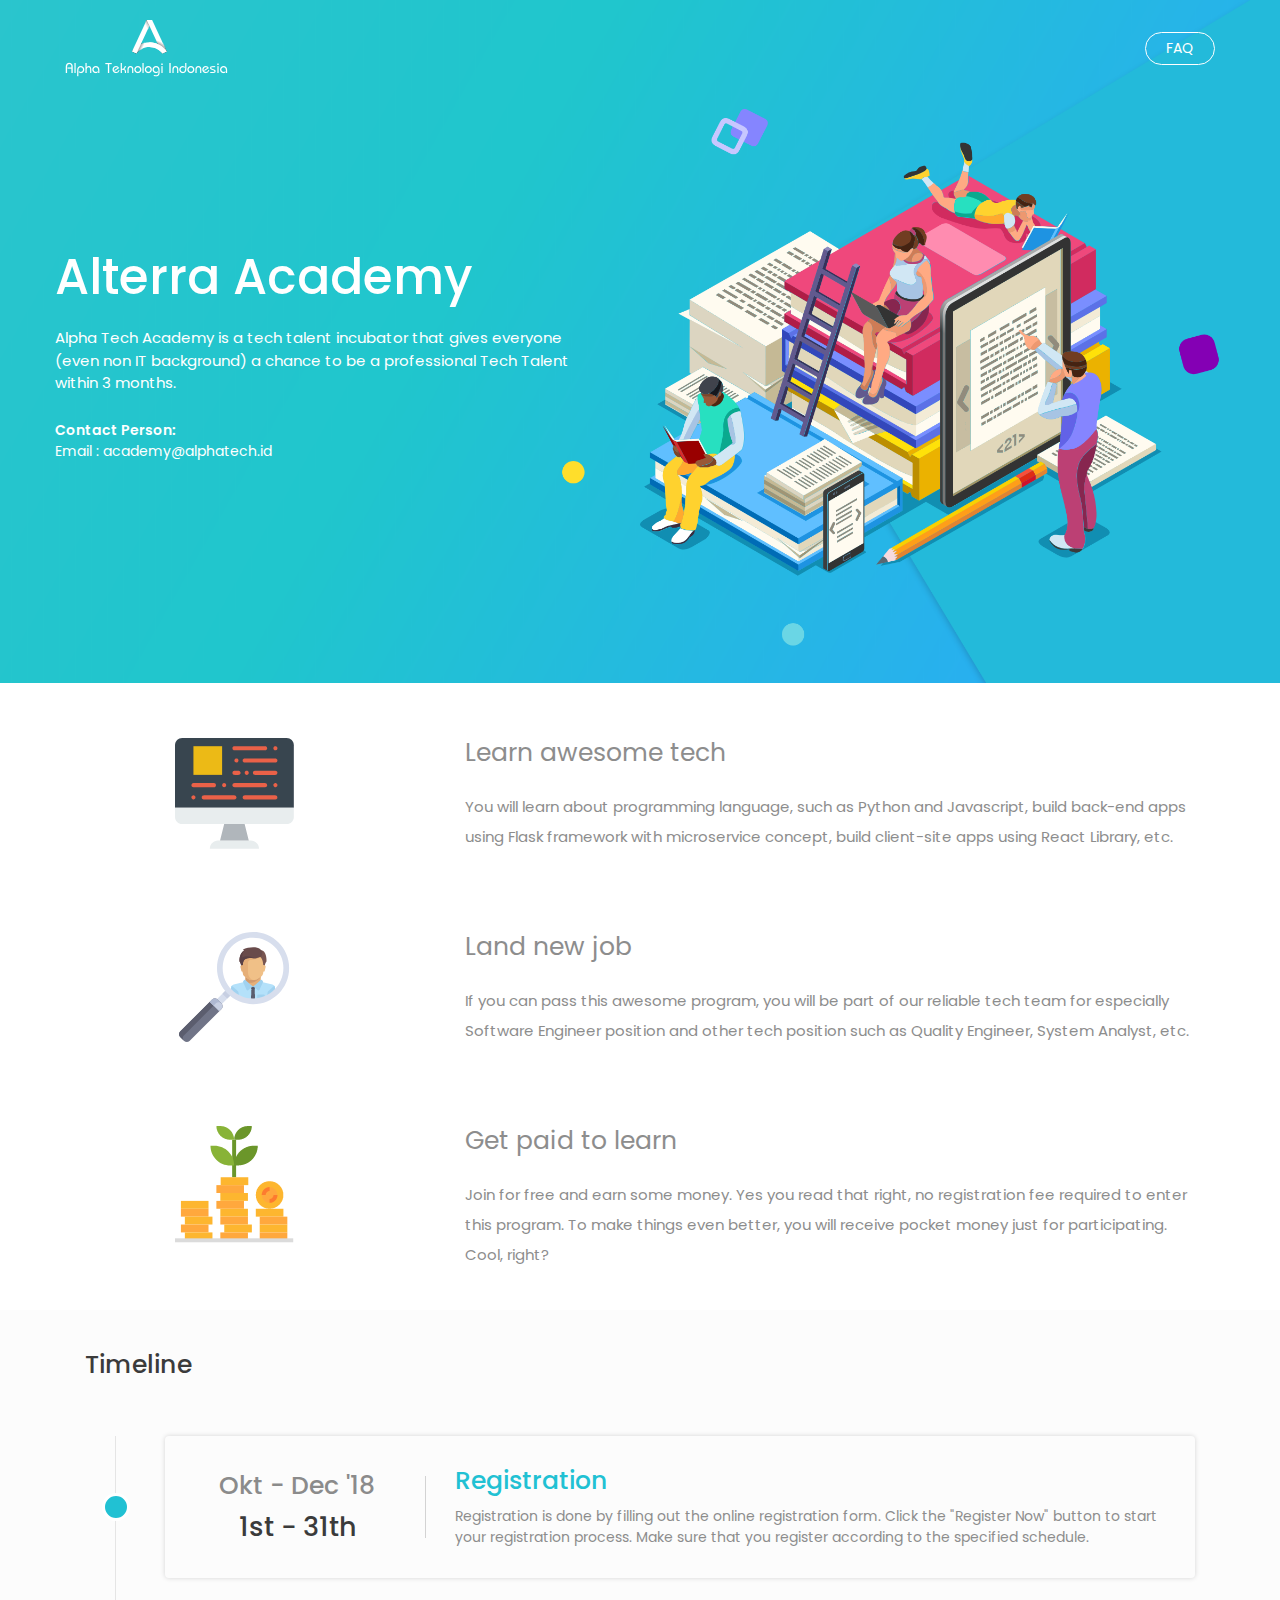
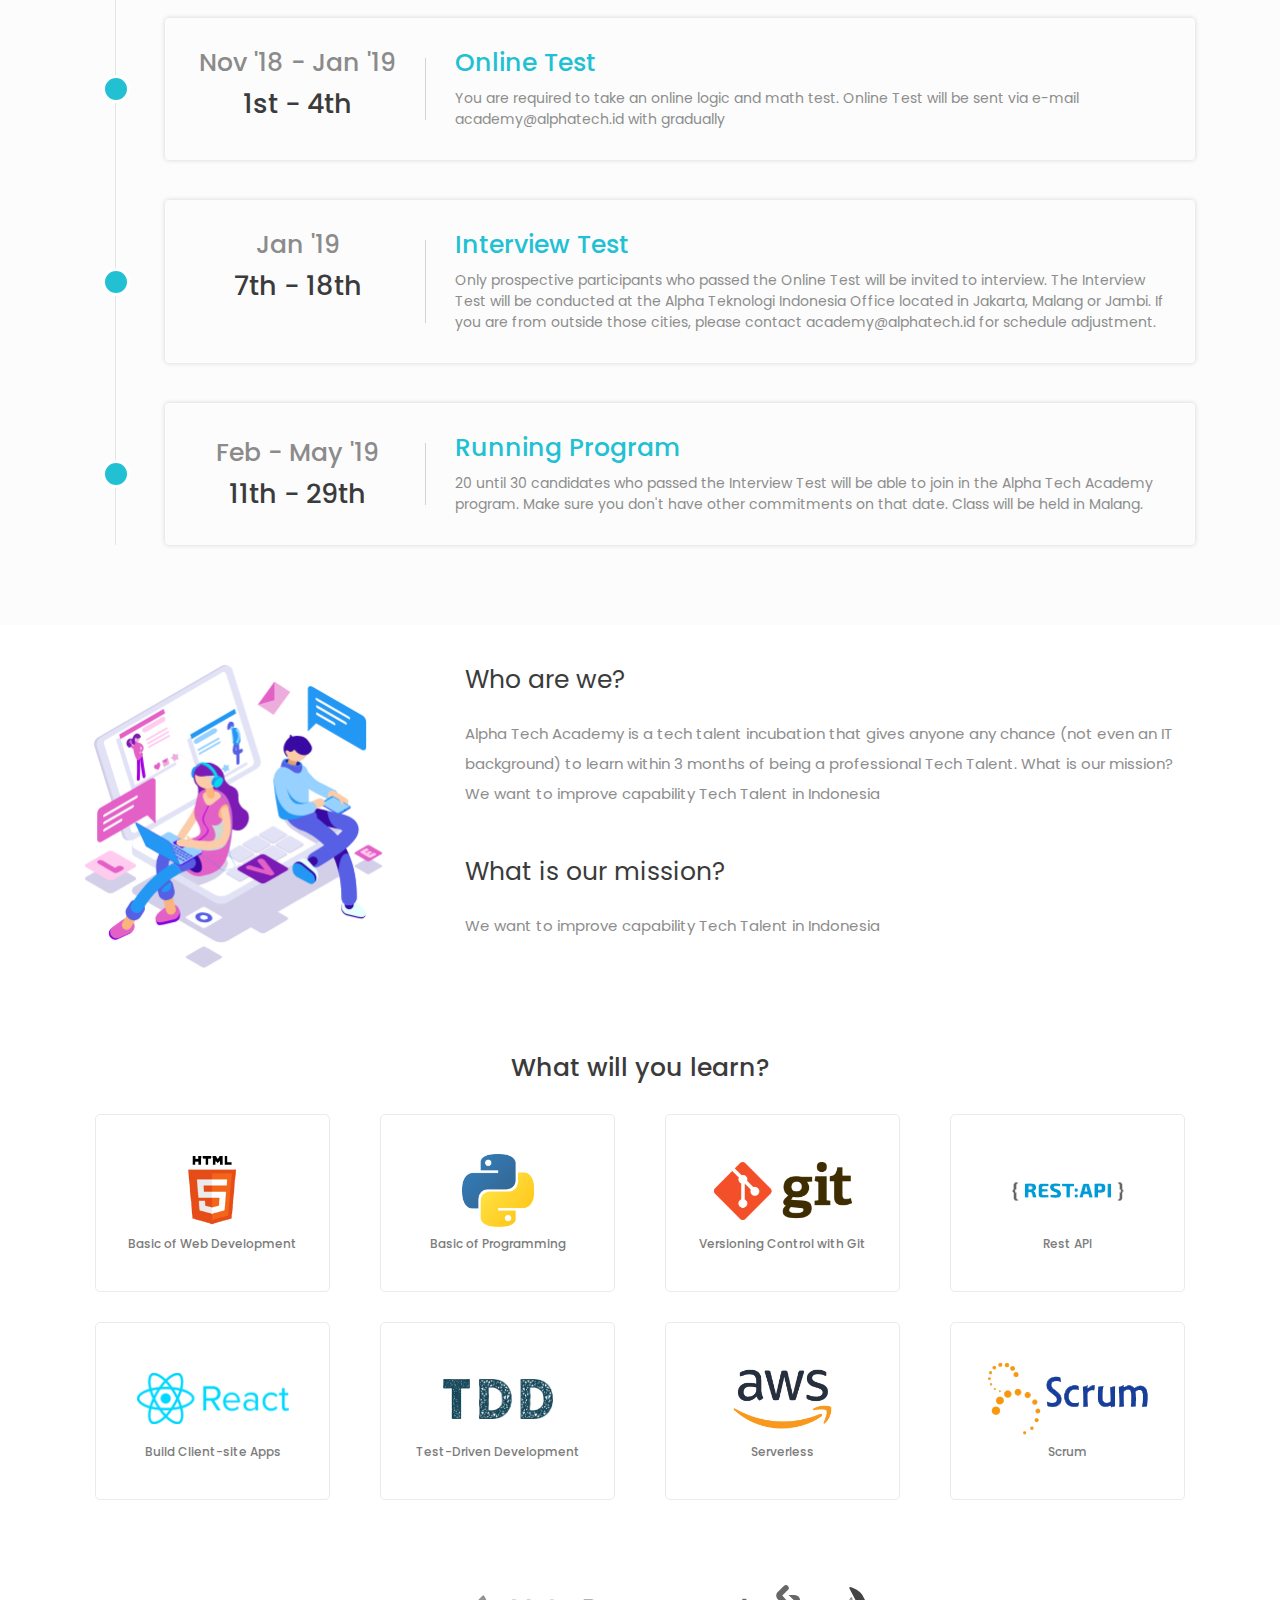
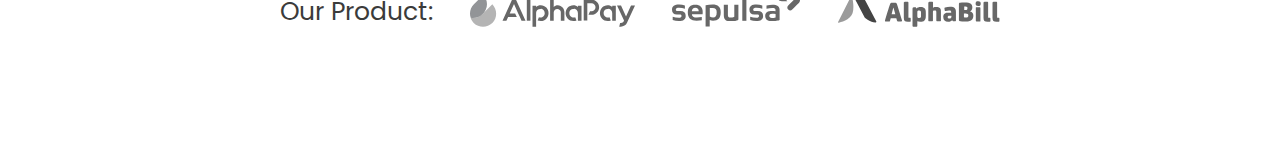
<file: index.html>
<!DOCTYPE html>
<html lang="en">
    <head>
        <meta charset="utf-8">
        <meta http-equiv="X-UA-Compatible" content="IE=edge">
        <meta name="viewport" content="width=device-width, initial-scale=1">
        <meta name="description" content="">
        <meta name="author" content="winda@sepulsa.com">
        <link rel="icon" href="favicon.ico">

        <title>Alterra Academy</title>

        <meta name="viewport" content="width=device-width, initial-scale=1">

        <!-- -begin- Bootstrap core CSS -->
        <link rel="stylesheet" type="text/css" media="screen" href="assets/css/bootstrap.min.css" />
        <!-- -end- Bootstrap core CSS -->
        <link rel="stylesheet" type="text/css" href="assets/css/main.css" />

    </head>
    <body>
        <div id="app">
            <div class="app-container">
                <div class="page-homepage">
                    <!-- HEADER -->
                    <header>
                        <div class="navbar navbar-default">
                            <div class="container-fluid">
                                <div class="top-navbar">
                                    <div class="row">
                                        <div class="col-md-3 col-sm-4 col-12">
                                            <a href="#" class="alpha-logo ">
                                                <img src="assets/img/alpha_logo.png" alt="img-logo">
                                            </a>
                                        </div>
                                        <div class="col-md-9 col-sm-8 col-12">
                                            <div class="nav-faq">
                                                <a href="alpha_faq.html" class="alpha-faq-link">FAQ</a>
                                            </div>
                                        </div>
                                    </div>
                                </div>
                            </div>
                        </div>
                        <div class="header-flex d-flex align-items-center">
                            <div class="container-fluid">
                                <div class="header-title">
                                    <h1>Alterra Academy</h1>
                                    <p>Alpha Tech Academy is a tech talent incubator that gives everyone (even non IT background) a chance to be a professional Tech Talent within 3 months.</p>
                                    
                                    <!-- <a href="https://docs.google.com/forms/d/e/1FAIpQLSecO9MQpAGRwusstQQWMY3RIIZZcUaIZjIJfrdo-T57xP8Dqg/alreadyresponded" target="_blank" class="btn-register">REGISTER NOW</a> -->
                                    
                                    <div class="header-cp">
                                        <p><b>Contact Person:</b></p>
                                        <p>Email :
                                            <a href="mailto:academy@alphatech.id" class="link-mail">academy@alphatech.id</a>
                                        </p>
                                    </div>
                                </div>
                            </div>
                        </div>
                    </header>
                    <!-- END HEADER -->
                    <!-- CONTAINER -->
                    <div class="wrapper">
                        <div class="section-event">
                            <div class="container">
                                <div class="section-row">
                                    <div class="row">
                                        <div class="col-md-4 col-sm-6 col-12">
                                            <div class="img-event">
                                                <img src="assets/img/benefit.png" alt="get benefit">
                                            </div>
                                        </div>
                                        <div class="col-md-8 col-sm-6 col-12">
                                            <h5 class="title-light">Learn awesome tech</h5>
                                            <p class="deskrip-15">You will learn about programming language, such as Python and Javascript, build back-end apps using Flask framework with microservice concept, build  client-site apps using React Library, etc.</p>
                                        </div>
                                    </div>
                                </div>
                                <div class="section-row">
                                    <div class="row">
                                        <div class="col-md-4 col-sm-6 col-12">
                                            <div class="img-event">
                                                <img src="assets/img/search_job.png" alt="get job">
                                            </div>
                                        </div>
                                        <div class="col-md-8 col-sm-6 col-12">
                                            <h5 class="title-light">Land new job</h5>
                                            <p class="deskrip-15">If you can pass this awesome program, you will be part of our reliable tech team for especially Software Engineer position and other tech position such as Quality Engineer, System Analyst, etc.</p>
                                        </div>
                                    </div>
                                </div>
                                <div class="section-row">
                                    <div class="row">
                                        <div class="col-md-4 col-sm-6 col-12">
                                            <div class="img-event">
                                                <img src="assets/img/get_paid.png" alt="get paid">
                                            </div>
                                        </div>
                                        <div class="col-md-8 col-sm-6 col-12">
                                            <h5 class="title-light">Get paid to learn</h5>
                                            <p class="deskrip-15">Join for free and earn some money. Yes you read that right, no registration fee required to enter this program. To make things even better, you will receive pocket money just for participating. Cool, right?</p>
                                        </div>
                                    </div>
                                </div>
                            </div>
                            <div class="section-bg">
                                <div class="container">
                                    <h5 class="title-section">Timeline</h5>
                                    <div class="benefit-wrapper">
                                        <div class="benefit-list">
                                            <span class="bl-dot"></span>
                                            <div class="benefit-content">
                                                <div class="row">
                                                    <div class="col-md-3 col-sm-4 col-12 my-auto">
                                                        <div class="date-benefit text-center">
                                                            <h5>Okt - Dec '18</h5>
                                                            <h4>1st - 31th</h4>
                                                        </div>
                                                    </div>
                                                    <div class="col-md-9 col-sm-8 col-12">
                                                        <div class="deskrip-date-benefit">
                                                            <h5>Registration</h5>
                                                            <p>Registration is done by filling out the online registration form. Click the "Register Now" button to start your
                                                                registration process. Make sure that you register according to the specified schedule.</p>
                                                        </div>
                                                    </div>
                                                </div>
                                            </div>
                                        </div>

                                        <div class="benefit-list">
                                            <span class="bl-dot"></span>
                                            <div class="benefit-content">
                                                <div class="row">
                                                    <div class="col-md-3 col-sm-4 col-12">
                                                        <div class="date-benefit text-center">
                                                            <h5>Nov '18 - Jan '19</h5>
                                                            <h4>1st - 4th</h4>
                                                        </div>
                                                    </div>
                                                    <div class="col-md-9 col-sm-8 col-12">
                                                        <div class="deskrip-date-benefit">
                                                            <h5>Online Test</h5>
                                                            <p>You are required to take an online logic and math test. Online Test will be sent via e-mail academy@alphatech.id with gradually
                                                            </p>
                                                        </div>
                                                    </div>
                                                </div>
                                            </div>
                                        </div>

                                        <div class="benefit-list">
                                            <span class="bl-dot"></span>
                                            <div class="benefit-content">
                                                <div class="row">
                                                    <div class="col-md-3 col-sm-4 col-12">
                                                        <div class="date-benefit text-center">
                                                            <h5>Jan '19</h5>
                                                            <h4>7th - 18th</h4>
                                                        </div>
                                                    </div>
                                                    <div class="col-md-9 col-sm-8 col-12">
                                                        <div class="deskrip-date-benefit">
                                                            <h5>Interview Test</h5>
                                                            <p>Only prospective participants who passed the Online Test will be invited to interview. The Interview Test will be
                                                                conducted at the Alpha Teknologi Indonesia Office located in Jakarta, Malang or Jambi. If you are from outside those
                                                                cities, please contact academy@alphatech.id for schedule adjustment.</p>
                                                        </div>
                                                    </div>
                                                </div>
                                            </div>
                                        </div>

                                        <div class="benefit-list">
                                            <span class="bl-dot"></span>
                                            <div class="benefit-content">
                                                <div class="row">
                                                    <div class="col-md-3 col-sm-4 col-12 my-auto">
                                                        <div class="date-benefit text-center">
                                                            <h5>Feb - May '19</h5>
                                                            <h4>11th - 29th</h4>
                                                            <!-- <h4>&nbsp;</h4> -->
                                                        </div>
                                                    </div>
                                                    <div class="col-md-9 col-sm-8 col-12">
                                                        <div class="deskrip-date-benefit">
                                                            <h5>Running Program</h5>
                                                            <p>20 until 30 candidates who passed the Interview Test will be able to join in the Alpha Tech Academy program. Make sure you
                                                                don't have other commitments on that date. Class will be held in Malang.</p>
                                                        </div>
                                                    </div>
                                                </div>
                                            </div>
                                        </div>
                                    </div>
                                </div>
                            </div>
                            <div class="container">
                                <div class="section-row">
                                    <div class="row">
                                        <div class="col-md-4 col-sm-6 col-12">
                                            <div class="img-event">
                                                <img src="assets/img/mission.png" class="img-full" alt="">
                                            </div>
                                        </div>
                                        <div class="col-md-8 col-sm-6 col-12">
                                            <h3 class="title-section">Who are we?</h3>
                                            <p class="deskrip-15">Alpha Tech Academy is a tech talent incubation that gives anyone any chance (not even an IT background) to
                                                learn within 3 months of being a professional Tech Talent. What is our mission? We want to improve capability
                                                Tech Talent in Indonesia</p>
                                            <h3 class="title-section mt-5">What is our mission?</h3>
                                            <p class="deskrip-15">We want to improve capability Tech Talent in Indonesia</p>
                                        </div>
                                    </div>
                                </div>
                            </div>
                        </div>
                        <div class="section-learning">
                            <div class="container">
                                <h3 class="title-section text-center">What will you learn?</h3>
                                <div class="row">
                                    <div class="col-md-3 col-sm-6 col-6">
                                        <div class="column-learn">
                                            <div class="column-middle">
                                                <div class="learn-img">
                                                    <div class="learn-img-middle">
                                                        <img src="assets/img/learn_html.png" alt="">
                                                    </div>
                                                </div>
                                                <div class="learn-title">
                                                    <h5>Basic of Web Development</h5>
                                                </div>
                                            </div>
                                        </div>
                                    </div>
                                    <div class="col-md-3 col-sm-6 col-6">
                                        <div class="column-learn">
                                            <div class="column-middle">
                                                <div class="learn-img">
                                                    <div class="learn-img-middle">
                                                        <img src="assets/img/learn_programming.png" alt="">
                                                    </div>
                                                </div>
                                                <div class="learn-title">
                                                    <h5>Basic of Programming</h5>
                                                </div>
                                            </div>
                                        </div>
                                    </div>
                                    <div class="col-md-3 col-sm-6 col-6">
                                        <div class="column-learn">
                                            <div class="column-middle">
                                                <div class="learn-img">
                                                    <div class="learn-img-middle">
                                                        <img src="assets/img/learn_git.png" alt="">
                                                    </div>
                                                </div>
                                                <div class="learn-title">
                                                    <h5>Versioning Control with Git</h5>
                                                </div>
                                            </div>
                                        </div>
                                    </div>
                                    <div class="col-md-3 col-sm-6 col-6">
                                        <div class="column-learn">
                                            <div class="column-middle">
                                                <div class="learn-img">
                                                    <div class="learn-img-middle">
                                                        <img src="assets/img/learn_api.png" alt="">
                                                    </div>
                                                </div>
                                                <div class="learn-title">
                                                    <h5>Rest API</h5>
                                                </div>
                                            </div>
                                        </div>
                                    </div>
                                </div>
                                <div class="row">
                                    <div class="col-md-3 col-sm-6 col-6">
                                        <div class="column-learn">
                                            <div class="column-middle">
                                                <div class="learn-img">
                                                    <div class="learn-img-middle">
                                                        <img src="assets/img/learn_react.png" alt="">
                                                    </div>
                                                </div>
                                                <div class="learn-title">
                                                    <h5>Build Client-site Apps</h5>
                                                </div>
                                            </div>
                                        </div>
                                    </div>
                                    <div class="col-md-3 col-sm-6 col-6">
                                        <div class="column-learn">
                                            <div class="column-middle">
                                                <div class="learn-img">
                                                    <div class="learn-img-middle">
                                                        <img src="assets/img/learn_tdd.png" alt="" width="110px">
                                                    </div>
                                                </div>
                                                <div class="learn-title">
                                                    <h5>Test-Driven Development</h5>
                                                </div>
                                            </div>
                                        </div>
                                    </div>
                                    <div class="col-md-3 col-sm-6 col-6">
                                        <div class="column-learn">
                                            <div class="column-middle">
                                                <div class="learn-img">
                                                    <div class="learn-img-middle">
                                                        <img src="assets/img/learn_server.png" alt="">
                                                    </div>
                                                </div>
                                                <div class="learn-title">
                                                    <h5>Serverless</h5>
                                                </div>
                                            </div>
                                        </div>
                                    </div>
                                    <div class="col-md-3 col-sm-6 col-6">
                                        <div class="column-learn">
                                            <div class="column-middle">
                                                <div class="learn-img">
                                                    <div class="learn-img-middle">
                                                        <img src="assets/img/learn_scrum.png" alt="">
                                                    </div>
                                                </div>
                                                <div class="learn-title">
                                                    <h5>Scrum</h5>
                                                </div>
                                            </div>
                                        </div>
                                    </div>
                                </div>
                            </div>
                        </div>

                        <div class="section-our-product">
                            <div class="container">
                                <div class="text-center">
                                    <h3 class="title-section">
                                        <span>Our Product:</span>
                                        <img src="assets/img/logo_grey_alphapay.png" class="img-product" alt="logo alphapay">
                                        <img src="assets/img/logo_grey_sepulsa.png" class="img-product" alt="logo sepulsa">
                                        <img src="assets/img/logo_grey_alphabill.png" class="img-product" alt="logo alphabill">
                                    </h3>
                                </div>
                            </div>
                        </div>
                    </div>
                    <!-- END CONTAINER -->
                    <footer id="getFixed">
                        <div class="footer-cp">
                            <h5><span class="contact"><b>Contact Person:</b> Email: <a href="mailto:academy@alphatech.id" class="link-mail">academy@alphatech.id</a></span></h5>
                        </div>
                    </footer>
                </div>
            </div>
        </div>

        <!-- JAVASCRIPT -->
        <script src="assets/js/jquery.min.js"></script>
        <!-- -begin- Bootstrap core JS -->
        <script src="assets/js/bootstrap.min.js"></script>
        <!-- -end- Bootstrap core JS -->

        <!-- -begin- index JS -->
        <script src="assets/js/main.js"></script>
        <!-- -end- index JS -->

    </body>
</html>
</file>
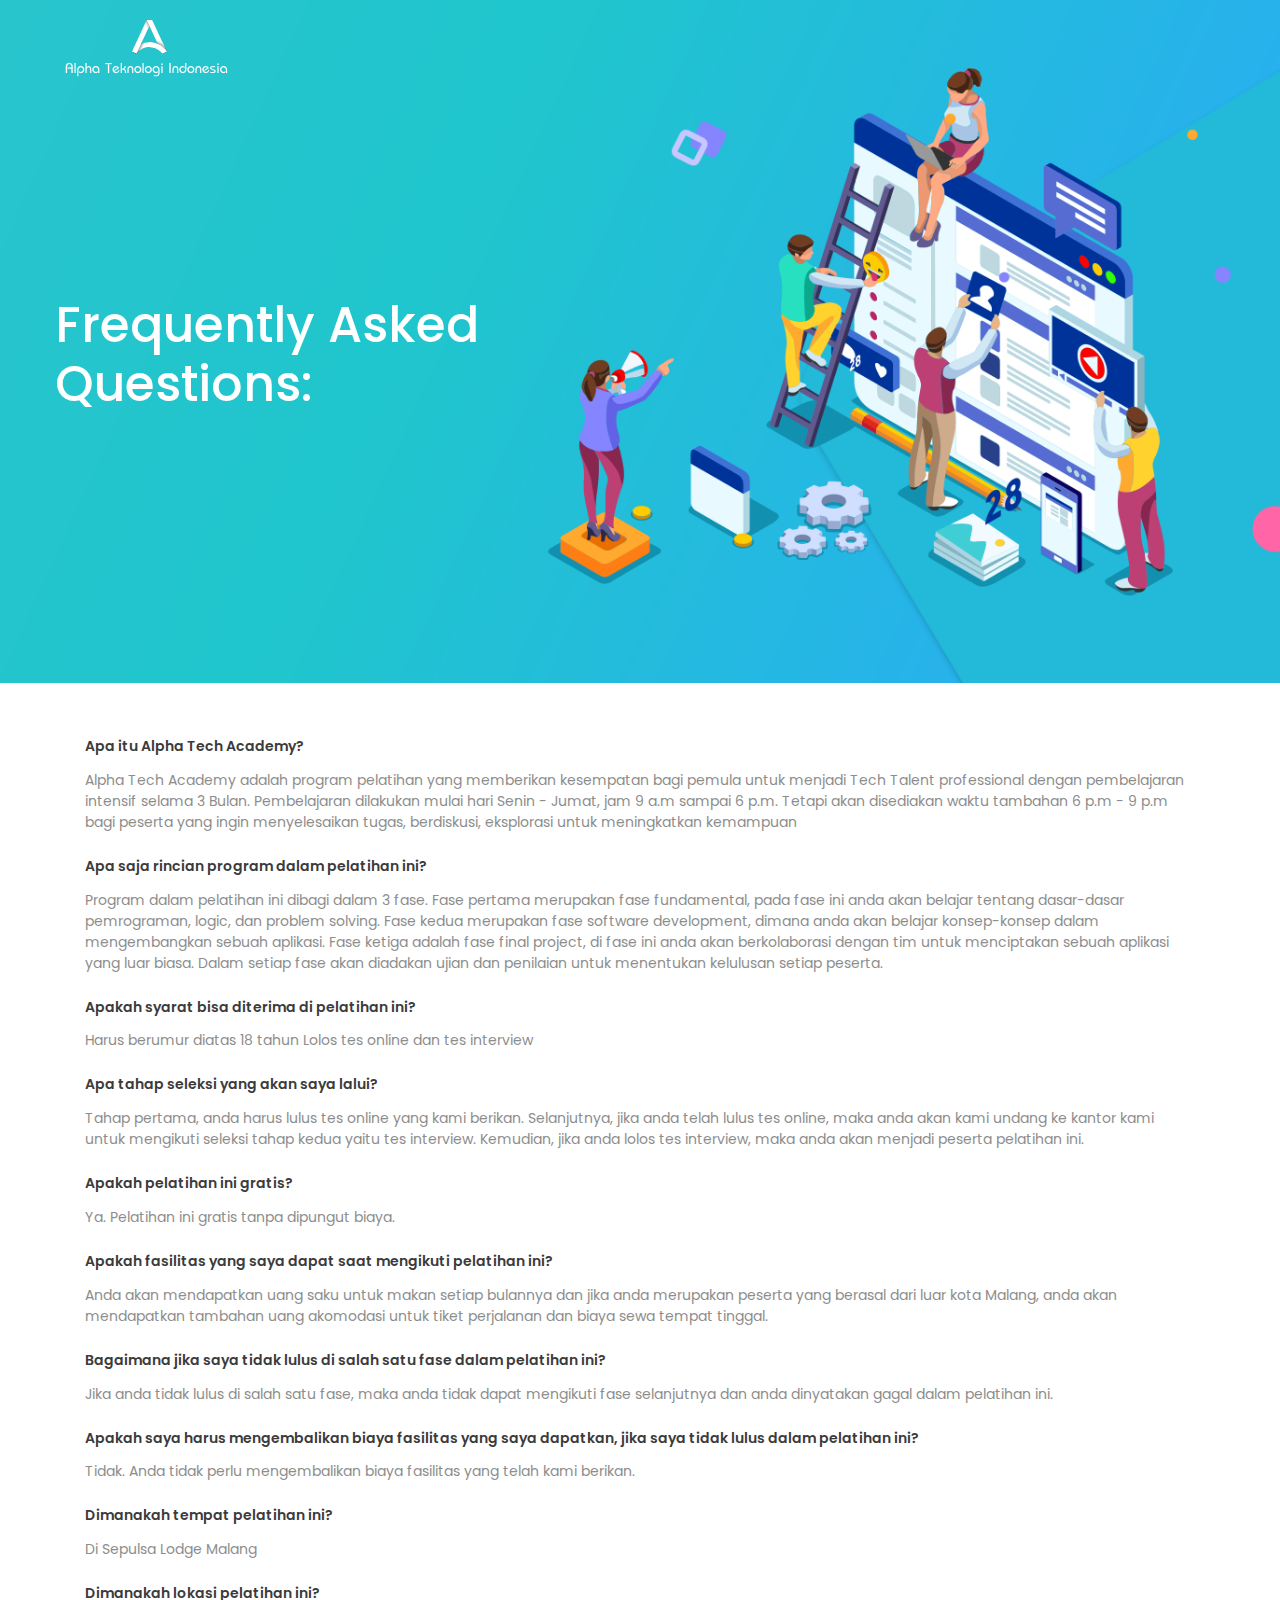
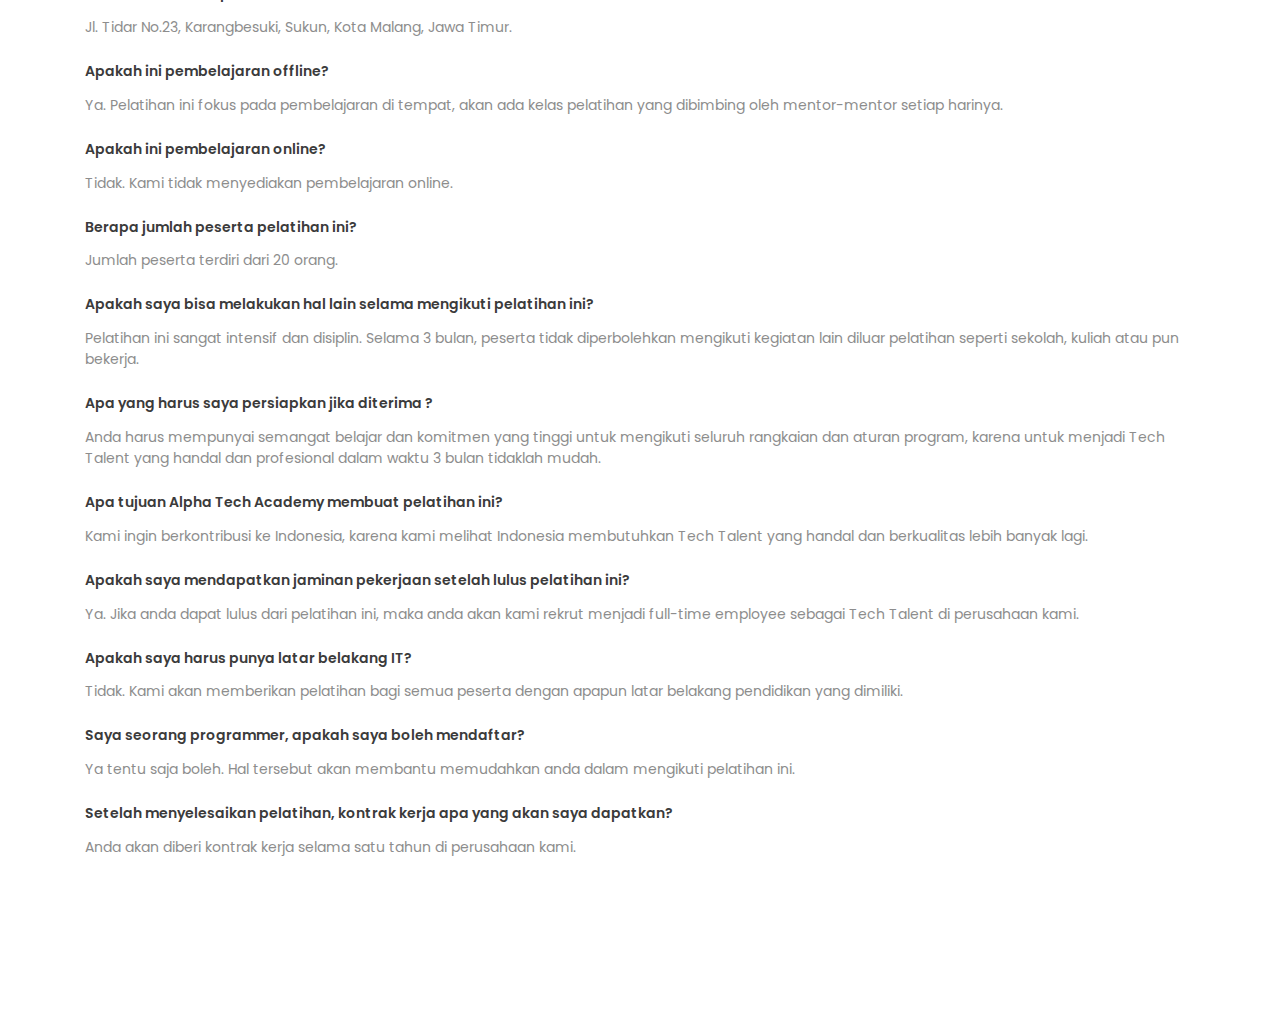
<file: alpha_faq.html>
<!DOCTYPE html>
<html lang="en">
    <head>
        <meta charset="utf-8">
        <meta http-equiv="X-UA-Compatible" content="IE=edge">
        <meta name="viewport" content="width=device-width, initial-scale=1">
        <meta name="description" content="">
        <meta name="author" content="winda@sepulsa.com">
        <link rel="icon" href="favicon.ico">

        <title>Alpha Tech Academy</title>

        <meta name="viewport" content="width=device-width, initial-scale=1">

        <!-- -begin- Bootstrap core CSS -->
        <link rel="stylesheet" type="text/css" media="screen" href="assets/css/bootstrap.min.css" />
        <!-- -end- Bootstrap core CSS -->
        <link rel="stylesheet" type="text/css" href="assets/css/main.css" />
    </head>
    <body>
        <div id="app">
            <div class="app-container">
                <div class="page-homepage">
                    <!-- HEADER -->
                    <header class="header-faq">
                        <div class="navbar navbar-default">
                            <div class="container-fluid">
                                <div class="top-navbar">
                                    <div class="row">
                                        <div class="col-md-3 col-sm-4 col-12">
                                            <a href="index.html" class="alpha-logo ">
                                                <img src="assets/img/alpha_logo.png" alt="img-logo">
                                            </a>
                                        </div>
                                    </div>
                                </div>
                            </div>
                        </div>
                        <div class="header-flex d-flex align-items-center">
                            <div class="container-fluid">
                                <div class="header-title">
                                    <h1>Frequently Asked Questions:</h1>
                                </div>
                            </div>
                        </div>
                    </header>
                    <!-- END HEADER -->
                    <!-- CONTAINER -->
                    <div class="wrapper">
                        <div class="section-faq">
                            <div class="container">
                                <ul class="list-faq list-unstyled clearfix">
                                    <li>
                                        <h5>Apa itu Alpha Tech Academy?</h5>
                                        <p>Alpha Tech Academy adalah program pelatihan yang memberikan kesempatan bagi pemula untuk menjadi Tech Talent professional
                                        dengan pembelajaran intensif selama 3 Bulan. Pembelajaran dilakukan mulai hari Senin - Jumat, jam 9 a.m sampai 6 p.m. Tetapi
                                        akan disediakan waktu tambahan 6 p.m - 9 p.m bagi peserta yang ingin menyelesaikan tugas, berdiskusi, eksplorasi untuk meningkatkan
                                        kemampuan</p>
                                    </li>
                                    <li>
                                        <h5>Apa saja rincian program dalam pelatihan ini?</h5>
                                        <p>Program dalam pelatihan ini dibagi dalam 3 fase. Fase pertama merupakan fase fundamental, pada fase ini anda akan belajar
                                        tentang dasar-dasar pemrograman, logic, dan problem solving. Fase kedua merupakan fase software development, dimana anda
                                        akan belajar konsep-konsep dalam mengembangkan sebuah aplikasi. Fase ketiga adalah fase final project, di fase ini anda akan
                                        berkolaborasi dengan tim untuk menciptakan sebuah aplikasi yang luar biasa. Dalam setiap fase akan diadakan ujian dan penilaian
                                        untuk menentukan kelulusan setiap peserta.</p>
                                    </li>
                                    <li>
                                        <h5>Apakah syarat bisa diterima di pelatihan ini?</h5>
                                        <p>Harus berumur diatas 18 tahun Lolos tes online dan tes interview</p>
                                    </li>
                                    <li>
                                        <h5>Apa tahap seleksi yang akan saya lalui?</h5>
                                        <p>Tahap pertama, anda harus lulus tes online yang kami berikan. Selanjutnya, jika anda telah lulus tes online, maka anda akan
                                        kami undang ke kantor kami untuk mengikuti seleksi tahap kedua yaitu tes interview. Kemudian, jika anda lolos tes interview,
                                        maka anda akan menjadi peserta pelatihan ini.</p>
                                    </li>
                                    <li>
                                        <h5>Apakah pelatihan ini gratis?</h5>
                                        <p>Ya. Pelatihan ini gratis tanpa dipungut biaya.</p>
                                    </li>
                                    <li>
                                        <h5>Apakah fasilitas yang saya dapat saat mengikuti pelatihan ini?</h5>
                                        <p>Anda akan mendapatkan uang saku untuk makan setiap bulannya dan jika anda merupakan peserta yang berasal dari luar kota Malang,
                                        anda akan mendapatkan tambahan uang akomodasi untuk tiket perjalanan dan biaya sewa tempat tinggal.</p>
                                    </li>
                                    <li>
                                        <h5>Bagaimana jika saya tidak lulus di salah satu fase dalam pelatihan ini?</h5>
                                        <p>Jika anda tidak lulus di salah satu fase, maka anda tidak dapat mengikuti fase selanjutnya dan anda dinyatakan gagal dalam
                                        pelatihan ini.</p>
                                    </li>
                                    <li>
                                        <h5>Apakah saya harus mengembalikan biaya fasilitas yang saya dapatkan, jika saya tidak lulus dalam pelatihan ini?</h5>
                                        <p>Tidak. Anda tidak perlu mengembalikan biaya fasilitas yang telah kami berikan.</p>
                                    </li>
                                    <li>
                                        <h5>Dimanakah tempat pelatihan ini?</h5>
                                        <p>Di Sepulsa Lodge Malang</p>
                                    </li>
                                    <li>
                                        <h5>Dimanakah lokasi pelatihan ini?</h5>
                                        <p>Jl. Tidar No.23, Karangbesuki, Sukun, Kota Malang, Jawa Timur.</p>
                                    </li>
                                    <li>
                                        <h5>Apakah ini pembelajaran offline?</h5>
                                        <p>Ya. Pelatihan ini fokus pada pembelajaran di tempat, akan ada kelas pelatihan yang dibimbing oleh mentor-mentor setiap harinya.</p>
                                    </li>
                                    <li>
                                        <h5>Apakah ini pembelajaran online?</h5>
                                        <p>Tidak. Kami tidak menyediakan pembelajaran online.</p>
                                    </li>
                                    <li>
                                        <h5>Berapa jumlah peserta pelatihan ini?</h5>
                                        <p>Jumlah peserta terdiri dari 20 orang.</p>
                                    </li>
                                    <li>
                                        <h5>Apakah saya bisa melakukan hal lain selama mengikuti pelatihan ini?</h5>
                                        <p>Pelatihan ini sangat intensif dan disiplin. Selama 3 bulan, peserta tidak diperbolehkan mengikuti kegiatan lain diluar pelatihan
                                        seperti sekolah, kuliah atau pun bekerja.</p>
                                    </li>
                                    <li>
                                        <h5>Apa yang harus saya persiapkan jika diterima ?</h5>
                                        <p>Anda harus mempunyai semangat belajar dan komitmen yang tinggi untuk mengikuti seluruh rangkaian dan aturan program, karena
                                        untuk menjadi Tech Talent yang handal dan profesional dalam waktu 3 bulan tidaklah mudah.</p>
                                    </li>
                                    <li>
                                        <h5>Apa tujuan Alpha Tech Academy membuat pelatihan ini?</h5>
                                        <p>Kami ingin berkontribusi ke Indonesia, karena kami melihat Indonesia membutuhkan Tech Talent yang handal dan berkualitas
                                        lebih banyak lagi.</p>
                                    </li>
                                    <li>
                                        <h5>Apakah saya mendapatkan jaminan pekerjaan setelah lulus pelatihan ini?</h5>
                                        <p>Ya. Jika anda dapat lulus dari pelatihan ini, maka anda akan kami rekrut menjadi full-time employee sebagai Tech Talent di
                                        perusahaan kami.</p>
                                    </li>
                                    <li>
                                        <h5>Apakah saya harus punya latar belakang IT?</h5>
                                        <p>Tidak. Kami akan memberikan pelatihan bagi semua peserta dengan apapun latar belakang pendidikan yang dimiliki.</p>
                                    </li>
                                    <li>
                                        <h5>Saya seorang programmer, apakah saya boleh mendaftar?</h5>
                                        <p>Ya tentu saja boleh. Hal tersebut akan membantu memudahkan anda dalam mengikuti pelatihan ini.</p>
                                    </li>
                                    <li>
                                        <h5>Setelah menyelesaikan pelatihan, kontrak kerja apa yang akan saya dapatkan?</h5>
                                        <p>Anda akan diberi kontrak kerja selama satu tahun di perusahaan kami.</p>
                                    </li>
                                </ul>
                            </div>
                        </div>
                    </div>
                    <!-- END CONTAINER -->
                </div>
            </div>
        </div>

        <!-- JAVASCRIPT -->
        <script src="assets/js/jquery.min.js"></script>
        <!-- -begin- Bootstrap core JS -->
        <script src="assets/js/bootstrap.min.js"></script>
        <!-- -end- Bootstrap core JS -->

        <!-- -begin- index JS -->
        <script src="assets/js/main.js"></script>
        <!-- -end- index JS -->

        <!-- Global site tag (gtag.js) - Google Analytics -->
        <script async src="https://www.googletagmanager.com/gtag/js?id=UA-60070578-16"></script>
        <script>
            window.dataLayer = window.dataLayer || [];
            function gtag(){dataLayer.push(arguments);}
            gtag('js', new Date());
            gtag('config', 'UA-60070578-16');
        </script>
    </body>
</html>
</file>
<file: assets/css/main.css>
/*---HEADER---*/
@import url('https://fonts.googleapis.com/css?family=Poppins:200,300,400,500,600,700,800,900');html,body{width:100%;height:100%}body{font-family:'Poppins',sans-serif;position:relative;margin:0;padding:0;font-size:14px;-webkit-font-smoothing:antialiased;-moz-osx-font-smoothing:grayscale;-ms-text-size-adjust:100%;-webkit-text-size-adjust:100%}a:hover,a:focus,a:active{text-decoration:none;outline:0;color:#3b3b3b}a.link-mail{color:inherit}img{vertical-align:middle}header{padding-top:20px;padding-bottom:50px;height:100%;max-height:683px;position:relative;background-image:url(../img/header.png);background-size:cover;background-repeat:no-repeat;background-color:#2ec6ce;background-position:center}header.header-faq{background-image:url(../img/header_faq.png)}.navbar{padding:0 50px;padding-bottom:20px}.navbar .top-navbar{width:100%;max-width:100%}.navbar .top-navbar .nav-faq{display:table;float:right;margin-top:12px}.navbar .top-navbar .nav-faq .alpha-faq-link{display:table;color:#fff;border:1px solid #fff;padding:5px 20px;border-radius:20px}.header-flex{position:relative;height:536px;padding:0 40px}.header-flex .header-title{width:535px;padding-bottom:20px}.header-flex .header-title>h1{font-size:49px;color:#fff;font-weight:500;margin:0}.header-flex .header-title>p{color:#fff;font-size:15px;margin:0;margin-top:20px;margin-bottom:25px}.header-flex .header-title .header-cp{margin-top:25px}.header-flex .header-title .header-cp>p{font-size:14px;color:#fff;margin:0;font-weight:400}.header-flex .header-title .header-cp>p b{font-weight:600}.btn-register{background:#0089ff;display:table;-webkit-box-shadow:0 3px 6px 0 #19bcc4;-moz-box-shadow:0 3px 6px 0 #19bcc4;box-shadow:0 3px 6px 0 #19bcc4;padding:5px 30px;font-size:18px;color:#fff;border-radius:20px;transition:all .5s ease}.btn-register:hover{color:#0089ff;background:#fff}@media (max-width: 992px){header{ max-height:565px}.header-flex{height:418px}.header-flex .header-title{width:300px;text-align:center}.btn-register{margin:0 auto}.column-cp{text-align:center}}@media (max-width: 768px){header{ padding-top:15px;padding-bottom:40px;height:400px;background-image:none;background:#2ec6ce;background:-moz-linear-gradient(left, #2ec6ce 0, #2ca7ff 100%);background:-webkit-gradient(left top,right top,color-stop(0%, #2ec6ce),color-stop(100%, #2ca7ff));background:-webkit-linear-gradient(left, #2ec6ce 0, #2ca7ff 100%);background:-o-linear-gradient(left, #2ec6ce 0, #2ca7ff 100%);background:-ms-linear-gradient(left, #2ec6ce 0, #2ca7ff 100%);background:linear-gradient(to right, #2ec6ce 0, #2ca7ff 100%);filter:progid:dximagetransform.microsoft.gradient(startColorstr='#2ec6ce', endColorstr='#2ca7ff', GradientType=1)}.navbar{padding:0 1rem;padding-bottom:15px}.navbar .top-navbar .column-cp{margin-top:5px;display:block}.navbar .top-navbar .column-cp .d-table-cell{display:block!important}.navbar .alpha-logo{display:block;margin:10px auto 25px auto;text-align:center}.navbar .alpha-logo img{width:145px}.header-flex{padding:0 1rem;height:273px}.header-flex .header-title{width:100%}}@media (max-width: 575px){header{ height:100%}.navbar .top-navbar .nav-faq{display:block;text-align:center;width:100%}.navbar .top-navbar .nav-faq .alpha-faq-link{display:block}.navbar .top-navbar .column-cp{float:none}.navbar .top-navbar .column-cp .d-table-cell h5{font-size:12px}.header-flex{height:100%;margin-top:15px}.header-flex .header-title>h1{font-size:35px}}.wrapper{padding-top:15px;position:relative;z-index:2;background:#fff;padding-bottom:110px}@media (max-width: 575px){.wrapper{ padding-bottom:170px}}.title-section{font-size:25px;font-weight:400;color:#3b3b3b;margin:0;margin-bottom:1rem!important}.title-section.text-center{font-weight:500}.section-row{padding:40px 0}.section-row .title-light{color:#8d8d8d;font-size:25px;font-weight:400;margin:0}.section-row .deskrip-15{font-size:15px;color:#8d8d8d;margin:0;margin-top:1.5rem;line-height:2}.section-row .img-event{width:298px;max-width:100%;text-align:center}.section-row .img-event .img-full{width:100%}.section-row .date-program>.d-table-cell:first-child{border-right:1px solid rgba(0,0,0,.18);padding-right:20px}.section-row .date-program>.d-table-cell:last-child{padding-left:20px}.section-row .date-program>.d-table-cell>p{font-size:20px;color:#8d8d8d;margin:0}.section-bg{background-color:#FCFCFC;padding:40px 0;position:relative}.section-bg .container .title-section{font-weight:500}.benefit-wrapper{padding:40px 0;position:relative}.benefit-wrapper .benefit-list{padding-left:80px;margin-bottom:40px;position:relative}.benefit-wrapper .benefit-list:before{bottom:-40px;top:0;position:absolute;content:"";background:rgba(112,112,112,.16);left:30px;width:1px}.benefit-wrapper .benefit-list:last-child{margin-bottom:0}.benefit-wrapper .benefit-list:last-child:before{bottom:0}.benefit-wrapper .benefit-list .bl-dot{position:absolute;border:3px solid #fff;background:#21C1D3;width:28px;height:28px;content:"";top:50%;margin-top:-14px;left:17px;border-radius:50%}.benefit-wrapper .benefit-content{border-radius:4px;padding:30px 20px;-webkit-box-shadow:0 0 5px 0 rgba(0,0,0,.16);-moz-box-shadow:0 0 5px 0 rgba(0,0,0,.16);box-shadow:0 0 5px 0 rgba(0,0,0,.16)}.benefit-wrapper .date-benefit>h5{font-size:25px;color:#8B8B8B;margin-bottom:10px}.benefit-wrapper .date-benefit>h4{font-size:27px;margin:0;color:#3b3b3b}.benefit-wrapper .deskrip-date-benefit{position:relative;padding-left:30px;margin-left:-15px}.benefit-wrapper .deskrip-date-benefit:before{width:1px;background:rgba(0,0,0,.16);position:absolute;left:0;top:10px;bottom:10px;content:""}.benefit-wrapper .deskrip-date-benefit>h5{color:#21C1D3;font-size:25px;margin-bottom:10px}.benefit-wrapper .deskrip-date-benefit p{color:#8d8d8d;font-size:14px;margin:0}@media (max-width: 575px){.benefit-wrapper .deskrip-date-benefit{ margin-left:0;margin-top:20px;padding:0}.benefit-wrapper .deskrip-date-benefit:before{display:none}.benefit-wrapper .date-benefit>h5,.benefit-wrapper .date-benefit>h4{text-align:left}.benefit-wrapper .benefit-list{padding:0}.benefit-wrapper .benefit-list:before{display:none}.benefit-wrapper .benefit-list .bl-dot{display:none}}.section-learning{padding:45px 0}.section-learning .section-row{padding:15px 0}.section-learning .column-learn{max-width:235px;width:100%;height:178px;display:table;margin:15px auto;border-radius:5px;border:1px solid #EBEBEB}.section-learning .column-learn .column-middle{display:table-cell;vertical-align:middle;text-align:center;width:100%;padding:10px}.section-learning .column-learn .column-middle .learn-title>h5{font-size:12px;color:#7c7c7c;text-align:center;margin:0;margin-top:10px}.section-learning .column-learn .column-middle .learn-img{height:73px;display:table;margin:0 auto}.section-learning .column-learn .column-middle .learn-img .learn-img-middle{display:table-cell;vertical-align:middle}.section-learning .column-learn .column-middle .learn-img .learn-img-middle img{max-width:100%}.section-our-product{margin-top:25px}.section-our-product img{vertical-align:bottom;margin-left:30px}@media (max-width: 575px){.section-our-product span{ display:block}.section-our-product img{margin-left:5px;margin-right:5px;margin-top:15px;max-height:20px}}@media (max-width: 768px){.title-section{ margin-bottom:20px;font-size:20px}.section-row .deskrip-15{margin-top:15px;text-align:center}.section-row .title-light{font-size:20px;color:#3b3b3b;text-align:center}.section-learning .column-learn{height:135px}}@media (max-width: 575px){.section-row .img-event{ margin:0 auto;margin-bottom:20px}.title-section{text-align:center}.section-row .date-program>.d-table-cell{width:50%}.section-row .date-program>.d-table-cell>p{font-size:16px}}footer{background-color:rgba(0,0,0,.8);padding:15px;text-align:center;position:fixed;bottom:0;left:0;right:0;z-index:10;display:none}footer .footer-cp h5,footer .footer-cp .btn-register{display:inline-block}footer .footer-cp h5{font-size:14px;color:#fff;font-weight:400;margin:0}footer .footer-cp .btn-register{margin-left:20px;box-shadow:none}@media (max-width: 575px){footer .footer-cp h5{ line-height:1.5}footer .footer-cp .btn-register{margin-left:0;margin-top:10px}footer .footer-cp .contact{display:block}}.section-faq{padding:40px 0}.section-faq .list-faq li{margin-bottom:25px}.section-faq .list-faq li h5{font-size:14px;font-weight:600;color:#3b3b3b;margin-bottom:15px}.section-faq .list-faq li p{color:#8d8d8d;font-size:14px;font-weight:400}
</file>
